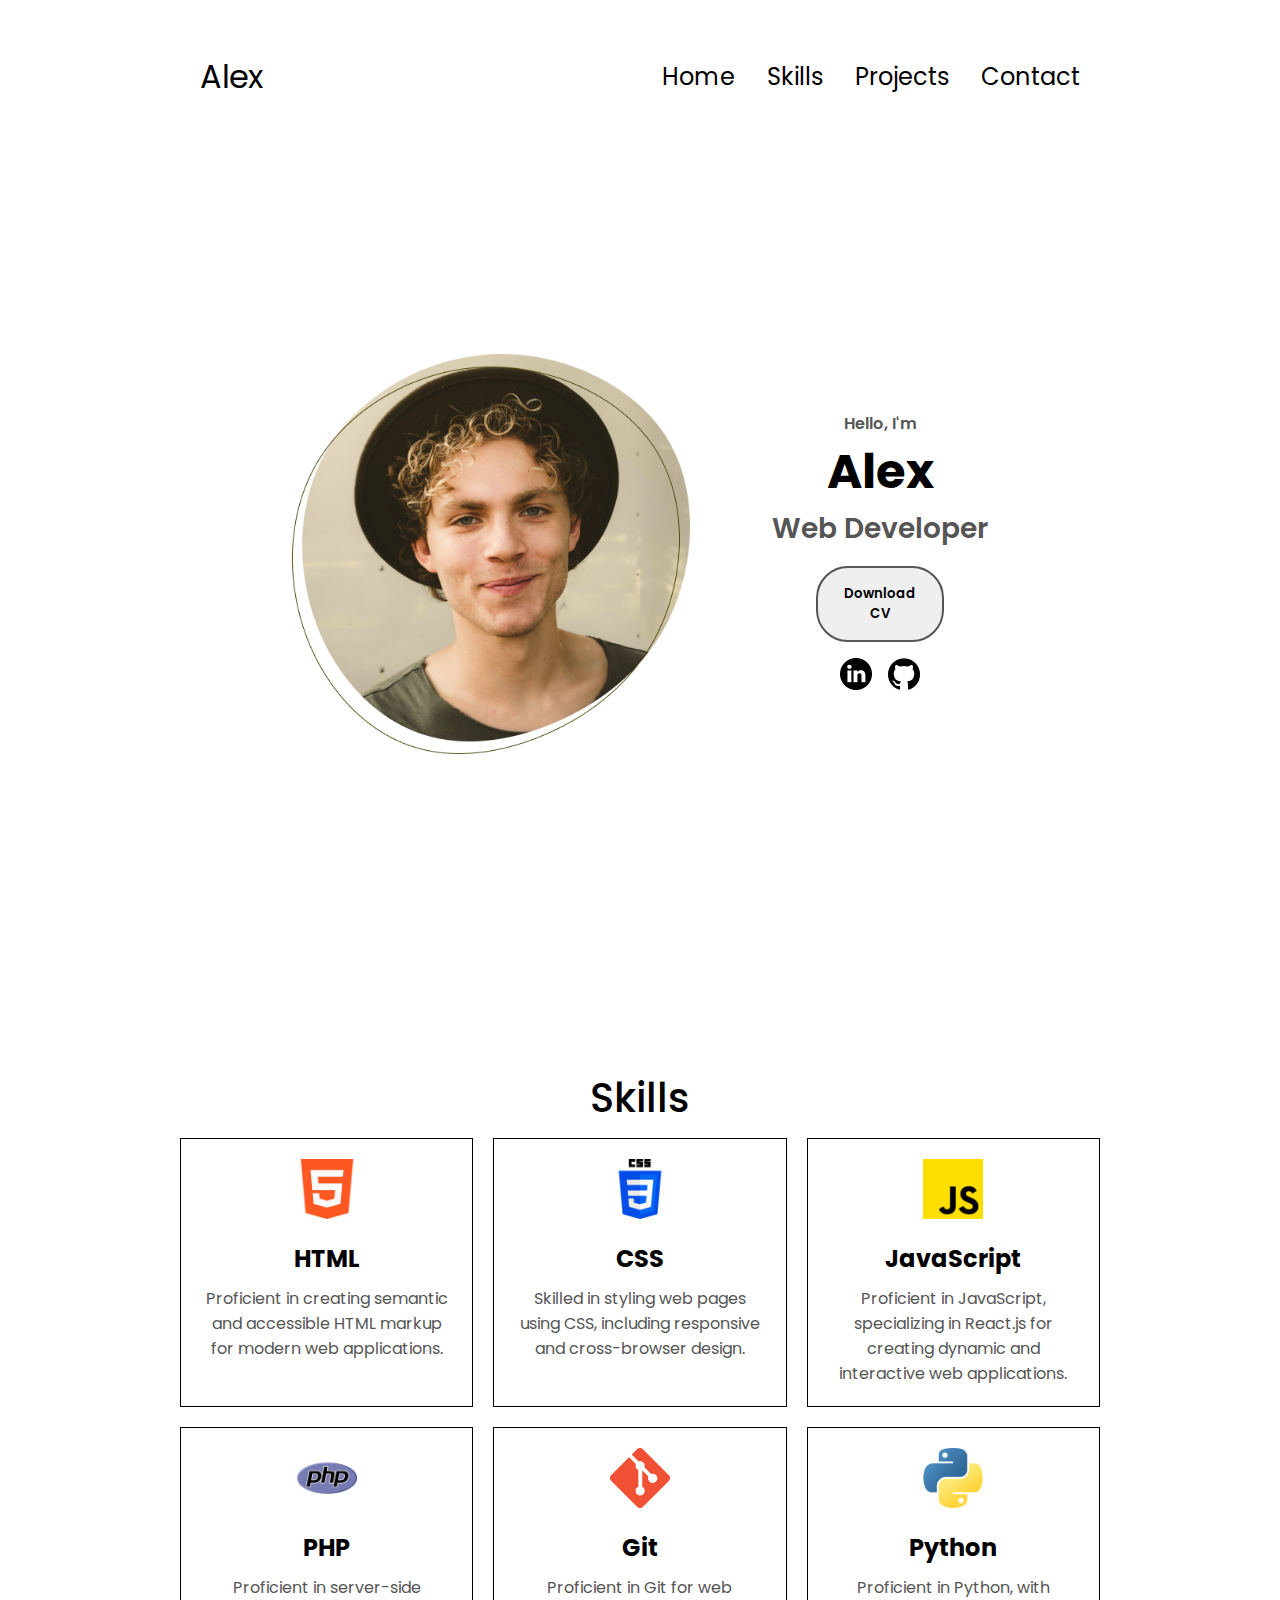
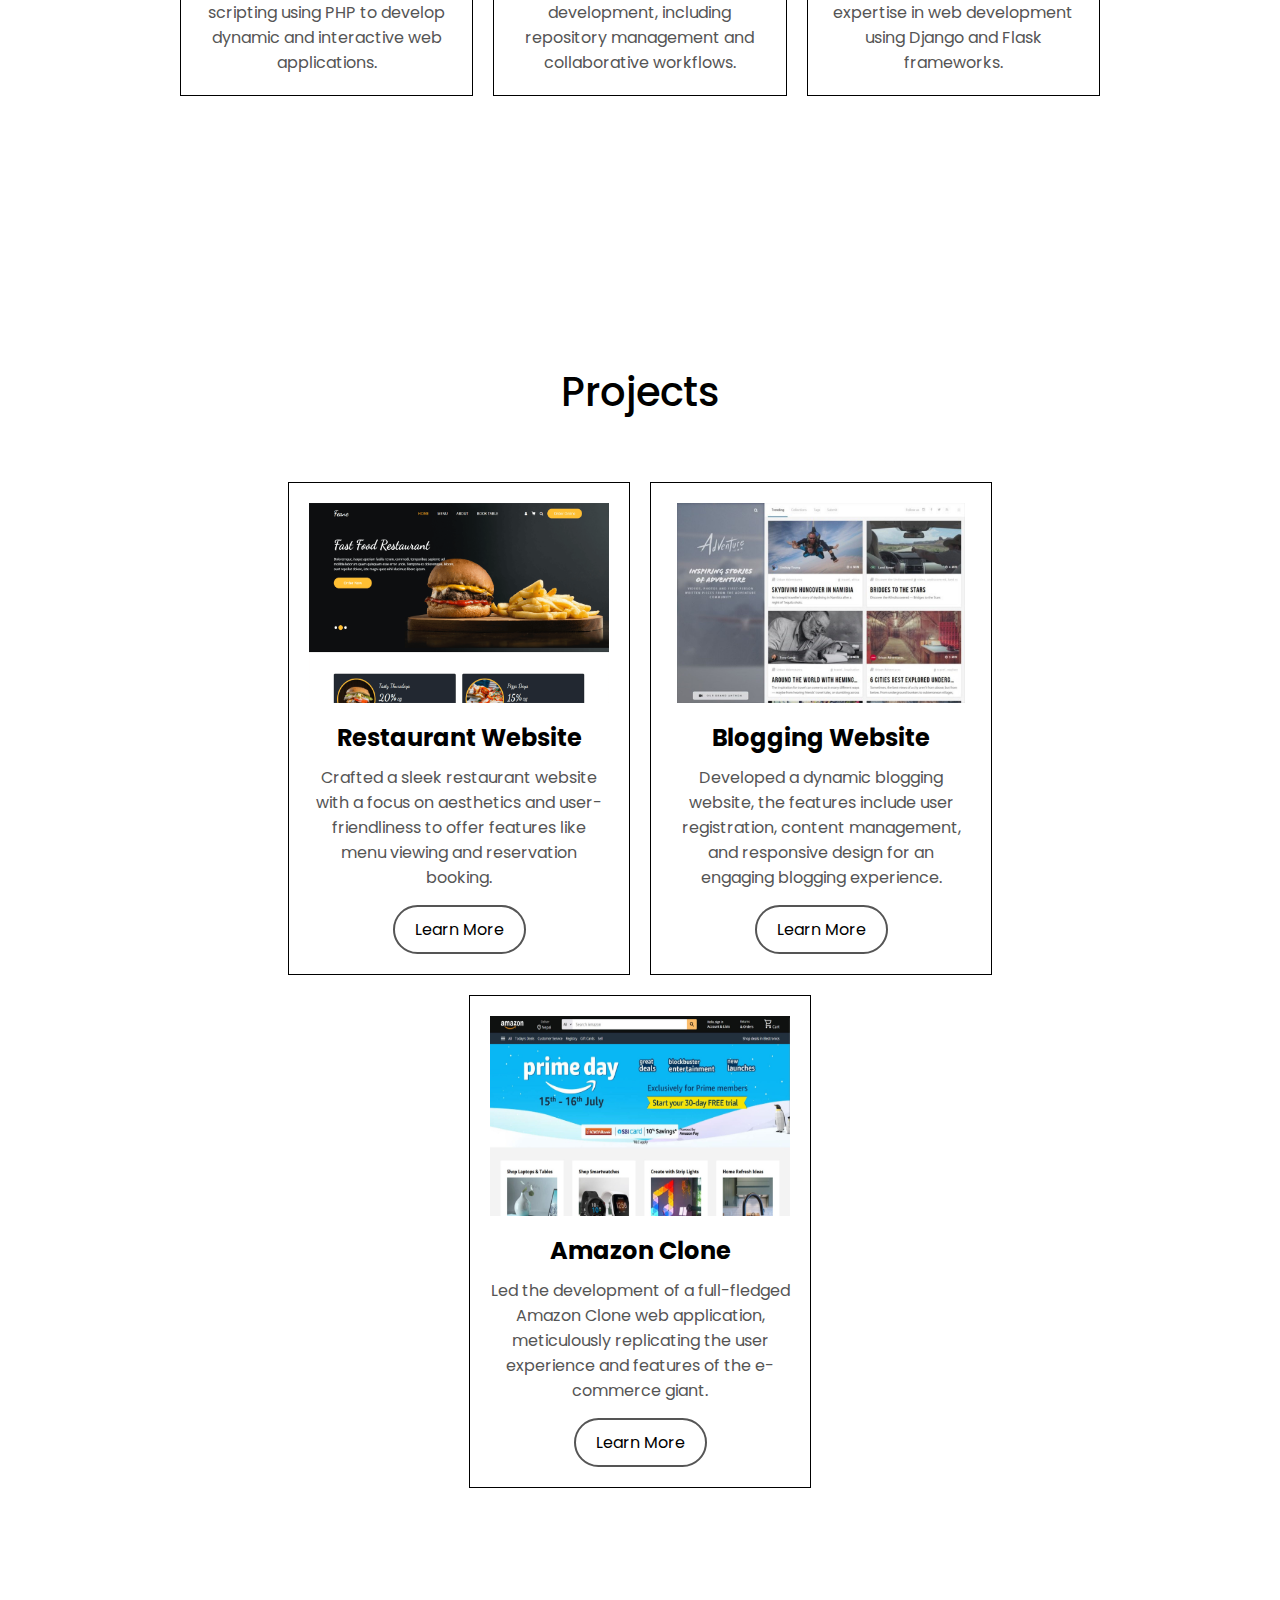
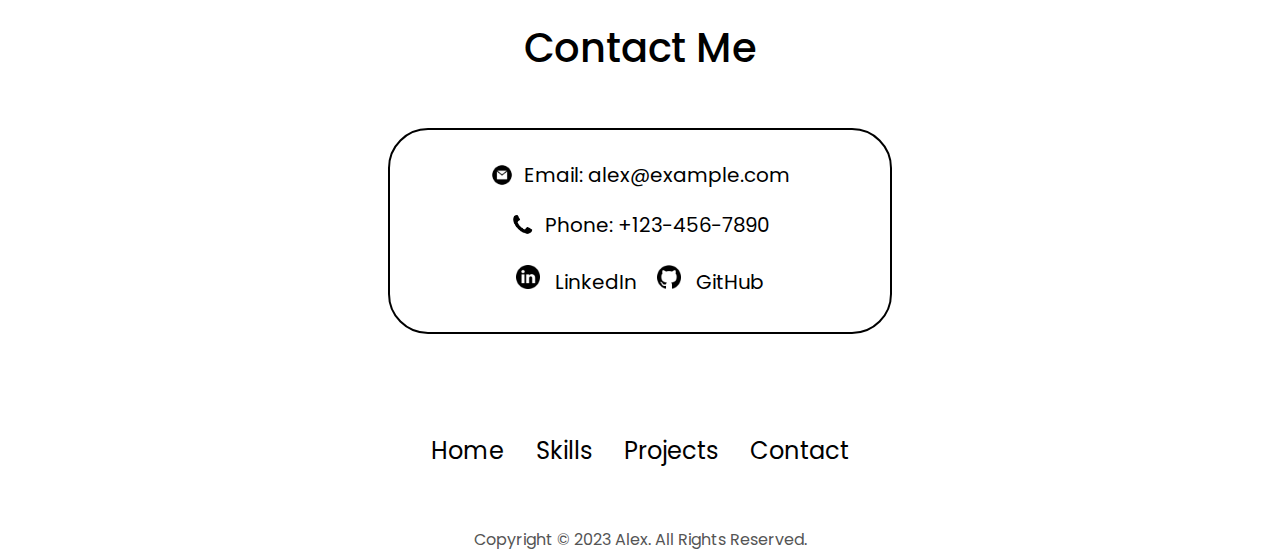
<file: index.html>
<!DOCTYPE html>
<html lang="en">
<head>
    <meta charset="UTF-8">
    <meta name="viewport" content="width=device-width, initial-scale=1.0">
    <title>Personal Portfolio - Alex</title>
    <link rel="stylesheet" type="text/css" href="Personal_portfoilo.css"/>
</head>
<body>  
  <nav id="desktop-nav">
    <div class="logo">Alex</div>
    <div>
      <ul class="nav-links">
        <li><a href="#home">Home</a></li>
        <li><a href="#skills">Skills</a></li>
        <li><a href="#projects">Projects</a></li>
        <li><a href="#contact">Contact</a></li>
      </ul>
    </div>
  </nav>
  
  <section id="home">
    <div class="profile_pic">
      <img src="images/profile_pic.png" alt="Alex profile picture" />
    </div>
    <div class="section_text">
      <p class="section_p1">Hello, I'm</p>
      <h1 class="title">Alex</h1>
      <p class="section_p2">Web Developer</p>
      <div class="btn-container">
        <button class="btn btn2">Download CV</button>
      </div>
      <div id="socials-container">
        <a href="https://www.linkedin.com/in/alex" target="_blank"><img src="images/linkedin.png" alt="LinkedIn Icon" class="icon"/></a>
        <a href="https://github.com/alex" target="_blank"><img src="images/github.png" alt="GitHub Icon" class="icon"/></a>
      </div>
    </div>
  </section>

  <section id="skills">
    <div class="container">
        <h2 class="skills_heading">Skills</h2>
        <div class="skills-gallery">
            <div class="skill">
                <div class="icon">
                    <img src="images/html.png" alt="HTML Icon">
                </div>
                <div class="description">
                    <h3>HTML</h3>
                    <p>Proficient in creating semantic and accessible HTML markup for modern web applications.</p>
                </div>
            </div>
            
            <div class="skill">
                <div class="icon">
                    <img src="images/css.png" alt="CSS Icon">
                </div>
                <div class="description">
                    <h3>CSS</h3>
                    <p>Skilled in styling web pages using CSS, including responsive and cross-browser design.</p>
                </div>
            </div>
            
            <div class="skill">
                <div class="icon">
                    <img src="images/js.png" alt="JavaScript Icon">
                </div>
                <div class="description">
                    <h3>JavaScript</h3>
                    <p>Proficient in JavaScript, specializing in React.js for creating dynamic and interactive web applications.</p>
                </div>
            </div>
            
            <div class="skill">
              <div class="icon">
                  <img src="images/php.png" alt="PHP Icon">
              </div>
              <div class="description">
                  <h3>PHP</h3>
                  <p>Proficient in server-side scripting using PHP to develop dynamic and interactive web applications.</p>
              </div>
          </div>
          

          <div class="skill">
            <div class="icon">
                <img src="images/Git.png" alt="Git Icon">
            </div>
            <div class="description">
                <h3>Git</h3>
                <p>Proficient in Git for web development, including repository management and collaborative workflows.</p>
            </div>
        </div>
        
        <div class="skill">
          <div class="icon">
              <img src="images/python.png" alt="Python Icon">
          </div>
          <div class="description">
              <h3>Python</h3>
              <p>Proficient in Python, with expertise in web development using Django and Flask frameworks.</p>
          </div>
      </div>
        </div>
    </div>
</section>

<section id="projects">
  <div class="container">
      <h2 class="projects_heading">Projects</h2>
      <div class="projects-container">
          <div class="project">
              <img src="images/resturant.png" alt="Project 1">
              <h3>Restaurant Website</h3>
              <p>Crafted a sleek restaurant website with a focus on aesthetics and user-friendliness to offer features like menu viewing and reservation booking.</p>
              <a href="restaurant.html" target="_blank">Learn More</a>
          </div>

          <div class="project">
              <img src="images/blog.jpg" alt="Project 2">
              <h3>Blogging Website</h3>
              <p>Developed a dynamic blogging website, the features include user registration, content management, and responsive design for an engaging blogging experience.</p>
              <a href="blogging.html" target="_blank">Learn More</a>
          </div>

          <div class="project">
              <img src="images/amzclone.jpg" alt="Project 3">
              <h3>Amazon  Clone</h3>
              <p>Led the development of a full-fledged Amazon Clone web application, meticulously replicating the user experience and features of the e-commerce giant.</p>
              <a href="amzclone.html" target="_blank">Learn More</a>
          </div>

      </div>
  </div>
</section>

<section id="contact">
  <div class="container">
    <h2 class="contact_heading">Contact Me</h2>
      <div class="contact-box">
          <div class="contact-item">
              <img src="images/email.png" alt="Email Icon">
              <p>Email: <a href="mailto:alex@example.com">alex@example.com</a></p>
          </div>
          <div class="contact-item">
              <img src="images/phone.png" alt="Phone Icon">
              <p>Phone: +123-456-7890</p>
          </div>
          <div class="contact-item">
              <div class="social-link">
                  <a href="https://www.linkedin.com/in/alex" target="_blank"><img src="images/linkedin.png" alt="LinkedIn Icon"> LinkedIn</a>
              </div>
              <div class="social-link">
                  <a href="https://github.com/alex" target="_blank"><img src="images/github.png" alt="GitHub Icon"> GitHub</a>
              </div>
          </div>
      </div>
  </div>
</section>

<footer>
  <nav>
    <div class="navbar">
      <ul class="nav-links">
        <li><a href="#home">Home</a></li>
        <li><a href="#skills">Skills</a></li>
        <li><a href="#projects">Projects</a></li>
        <li><a href="#contact">Contact</a></li>
      </ul>
    </div>
  </nav>
  <p>Copyright &#169; 2023 Alex. All Rights Reserved.</p>
</footer>

</body>
</html>
</file>
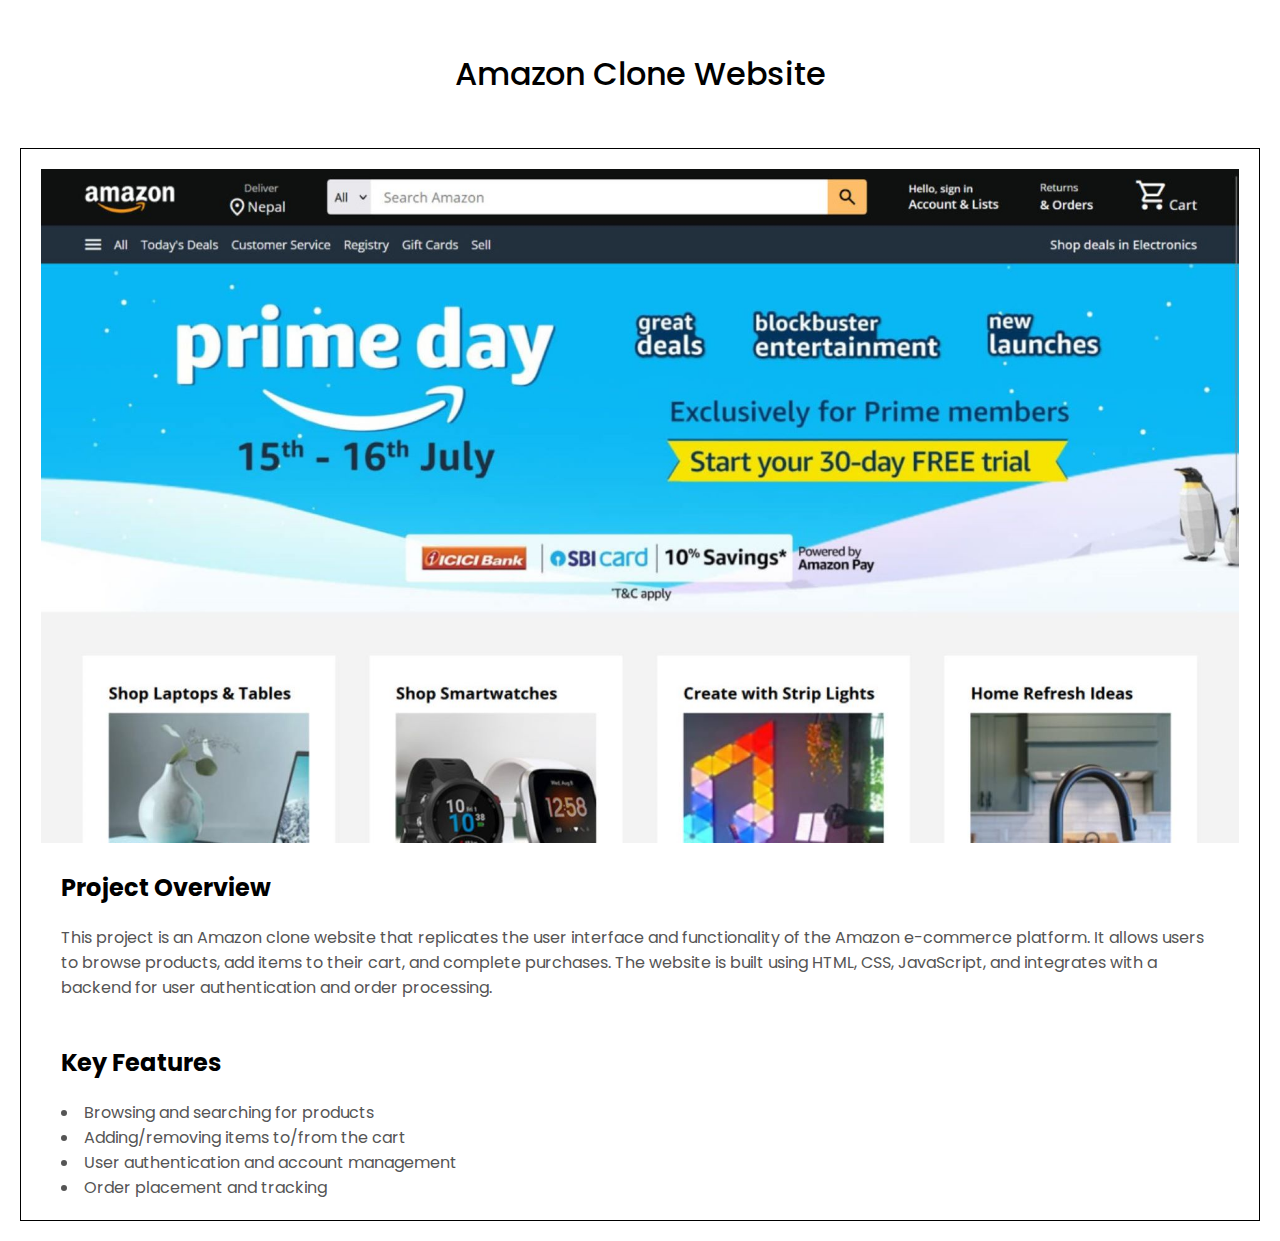
<file: amzclone.html>
<!DOCTYPE html>
<html lang="en">
<head>
    <meta charset="UTF-8">
    <meta name="viewport" content="width=device-width, initial-scale=1.0">
    <title>Amazon Clone Website</title>
    <link rel="stylesheet" href="project.css">
</head>
<body>
    <header>
        <h1>Amazon Clone Website</h1>
    </header>

    <section class="project-details">
        <div class="proj-img">
            <img src="images/amzclone.jpg" alt="Amazon Clone Image">
        </div>
        <div class="content">
            <h2>Project Overview</h2>
            <p>
                This project is an Amazon clone website that replicates the user interface and functionality of the Amazon e-commerce platform.
                It allows users to browse products, add items to their cart, and complete purchases.
                The website is built using HTML, CSS, JavaScript, and integrates with a backend for user authentication and order processing.
            </p><br>
            <h2>Key Features</h2>
            <ul>
                <li>Browsing and searching for products</li>
                <li>Adding/removing items to/from the cart</li>
                <li>User authentication and account management</li>
                <li>Order placement and tracking</li>
            </ul>   
        </div>
    </section>
</body>
</html>
</file>
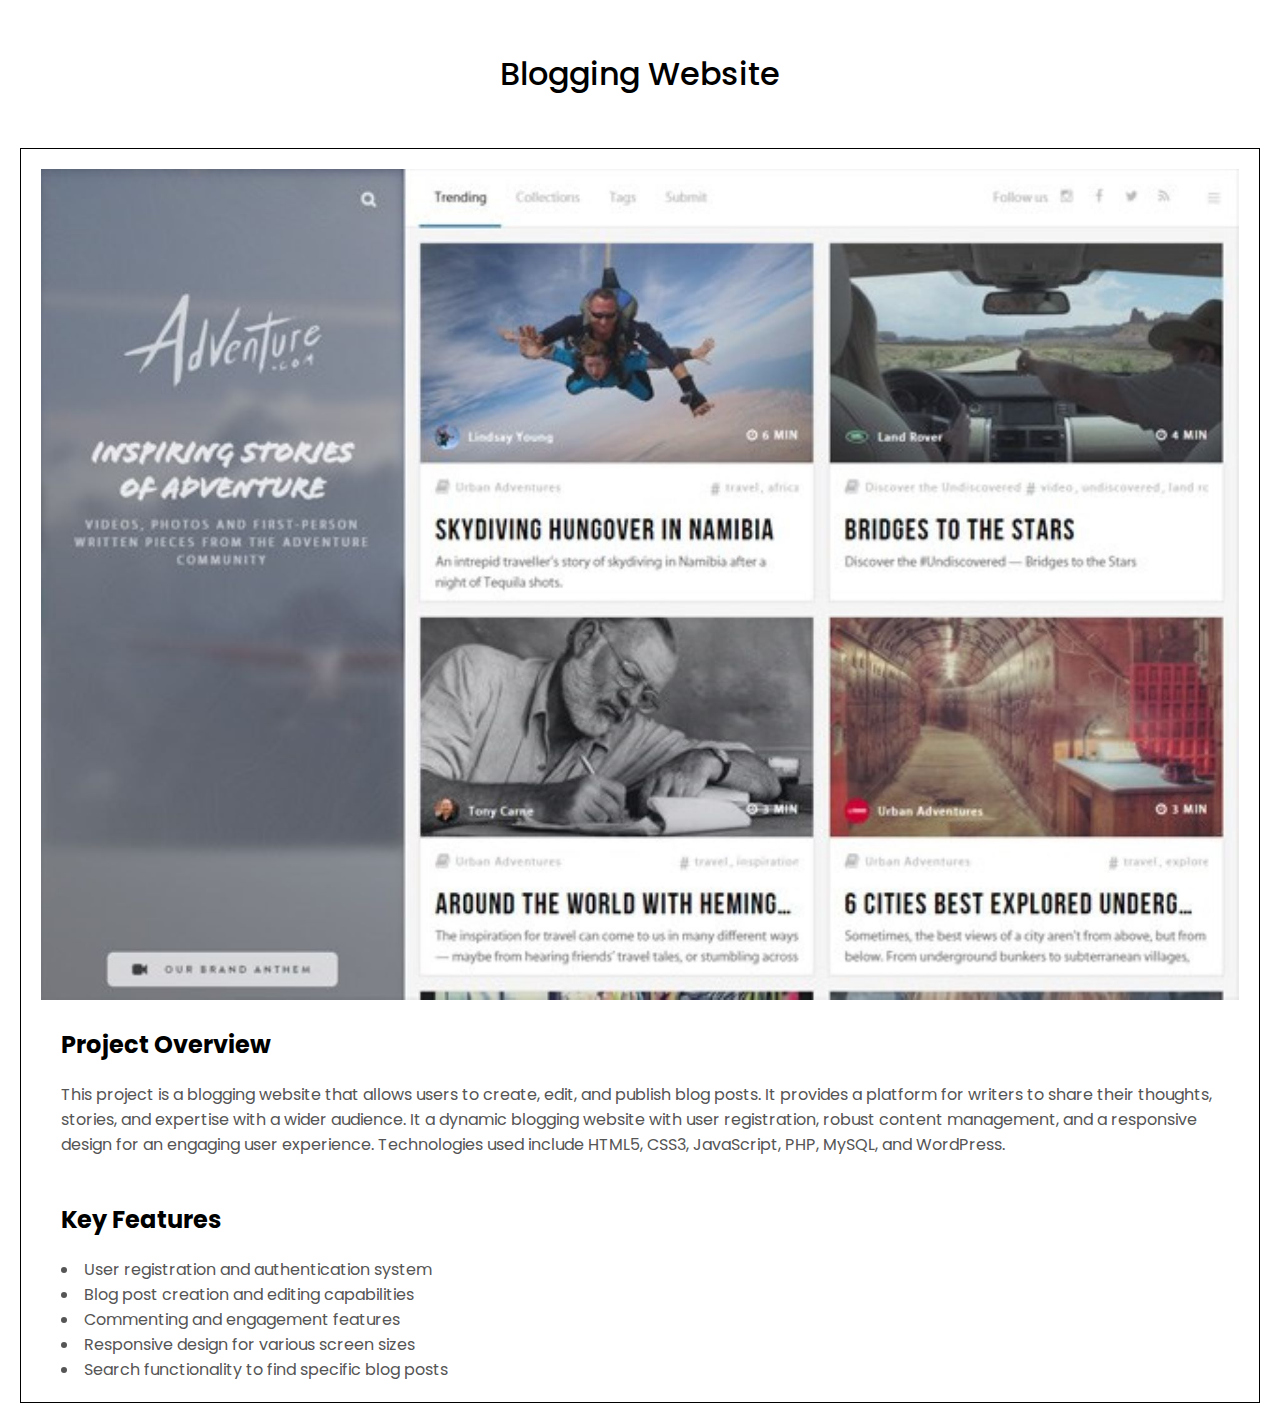
<file: blogging.html>
<!DOCTYPE html>
<html lang="en">
<head>
    <meta charset="UTF-8">
    <meta name="viewport" content="width=device-width, initial-scale=1.0">
    <title>Alex-Blogging Website</title>
    <link rel="stylesheet" href="project.css">
</head>
<body>
    <header>
        <h1>Blogging Website</h1>
    </header>

    <section class="project-details">
        <div class="proj-img">
            <img src="images/blog.jpg" alt="Project 1">
        </div>
        <div class="content">
            <h2>Project Overview</h2>
            <p>
                This project is a blogging website that allows users to create, edit, and publish blog posts.
                It provides a platform for writers to share their thoughts, stories, and expertise with a wider audience.
                It a dynamic blogging website with user registration, robust content management, and a responsive design for an engaging user experience.
                Technologies used include HTML5, CSS3, JavaScript, PHP, MySQL, and WordPress.
            </p><br>
            <h2>Key Features</h2>
            <ul>
                <li>User registration and authentication system</li>
                <li>Blog post creation and editing capabilities</li>
                <li>Commenting and engagement features</li>
                <li>Responsive design for various screen sizes</li>
                <li>Search functionality to find specific blog posts</li>
            </ul>   
        </div>
        </section>
</body>
</html>
</file>
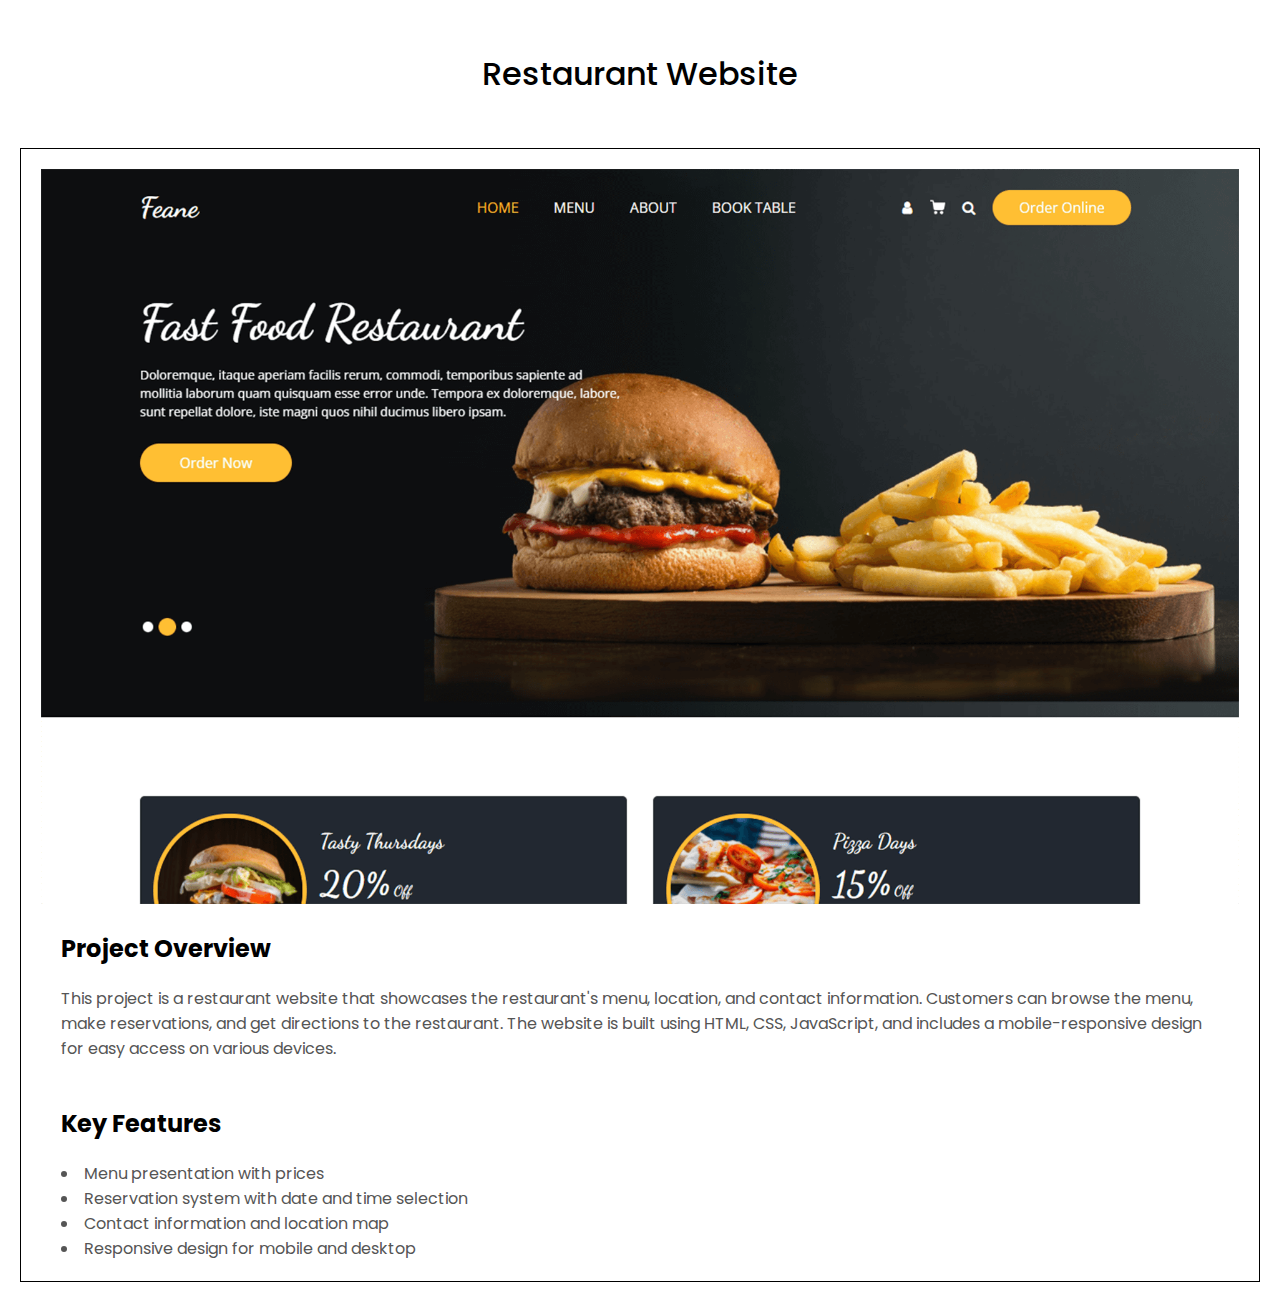
<file: restaurant.html>
<!DOCTYPE html>
<html lang="en">
<head>
    <meta charset="UTF-8">
    <meta name="viewport" content="width=device-width, initial-scale=1.0">
    <title>Restaurant Website</title>
    <link rel="stylesheet" href="project.css">
</head>
<body>
    <header>
        <h1>Restaurant Website</h1>
    </header>

    <section class="project-details">
        <div class="proj-img">
            <img src="images/resturant.png" alt="Restaurant Image">
        </div>
        <div class="content">
            <h2>Project Overview</h2>
            <p>
                This project is a restaurant website that showcases the restaurant's menu, location, and contact information.
                Customers can browse the menu, make reservations, and get directions to the restaurant.
                The website is built using HTML, CSS, JavaScript, and includes a mobile-responsive design for easy access on various devices.
            </p><br>
            <h2>Key Features</h2>
            <ul>
                <li>Menu presentation with prices</li>
                <li>Reservation system with date and time selection</li>
                <li>Contact information and location map</li>
                <li>Responsive design for mobile and desktop</li>
            </ul>   
        </div>
    </section>
</body>
</html>
</file>
<file: Personal_portfoilo.css>
@import url("https://fonts.googleapis.com/css2?family=Poppins:wght@300;400;500;600&display=swap");

* {
  margin: 0;
  padding: 0;
  font-family: "Poppins", sans-serif;
}

html {
  scroll-behavior: smooth;
}

p {
  color: rgb(85, 85, 85);
}

nav,.nav-links {
  display: flex;
}

nav {
  justify-content: space-around;
  align-items: center;
  height: 17vh;
}

.nav-links {
  gap: 32px;
  list-style: none;
  font-size: 24px;
}

a {
  color: black;
  text-decoration: none;
  text-decoration-color: white;
}

a:hover {
  color: grey;
  text-decoration: underline;
  text-underline-offset: 16px;
  text-decoration-color: rgb(181, 181, 181);
}

.logo {
  font-size: 32px;
}


section {
    padding-top: 4vh;
    height: 96vh;
    margin: 0 160px;
    box-sizing: border-box;
    min-height: fit-content;
  }


#home, #skills, #projects {
    margin-bottom: 40px;
}

#home {
    display: flex;
    justify-content: center;
    gap: 80px;
    height: 80vh;
  }
  
  .profile_pic {
    display: flex;
    height: 400px;
    width: 400px;
    margin: auto 0;
  }
  
  .section_text {
    align-self: center;
    text-align: center;
  }
  
  .section_text p {
    font-weight: 600;
  }
  
  .section_p1 {
    text-align: center;
  }
  
  .section_p2 {
    font-size: 28px;
    margin-bottom: 16px;
  }
  
  .title {
    font-size: 48px;
    text-align: center;
  }
  
  #socials-container {
    display: flex;
    justify-content: center;
    margin-top: 16px;
    gap: 16px;
  }
  
  .icon {
    cursor: pointer;
    height: 32px;
  }
  
  
  .btn-container {
    display: flex;
    justify-content: center;
  }
  
  .btn {
    font-weight: 600;
    padding: 16px;
    width: 128px;
    border-radius: 32px;
    border-color: rgb(85, 85, 85);
    border-style: solid;
    border-width: 2px;
  }

  .btn:hover {
    cursor: pointer;
    background: rgb(85, 85, 85);
    color: white;
  }
  
#skills {
    padding: 40px 0;
   
}

.skills_heading{
    font-weight: 500;
    font-size: 40px;
    margin: 10px 0;
    text-align: center;

}
.container {
    margin: 0 auto;
    padding: 0 20px;  
}

.skills-gallery {
    display: grid;
    grid-template-columns: repeat(3, 1fr); 
    gap: 20px; 
}

.skill {
    border-width: 1px;
    border-style: solid;
    padding: 20px;
    text-align: center;
}

.icon img {
    width: 60px;
    height: 60px;
    margin-top: 0;
    margin-left: auto;
    margin-right: auto;
    margin-bottom: 10px;
}

.description h3 {
    font-size: 24px;
    margin-top: 50px;
    margin-bottom: 10px;
}

.description p {
    font-size: 16px;
}


#projects {
    padding: 40px 0;
   
}

.projects_heading{
    font-weight: 500;
    font-size: 40px;
    margin-bottom: 50px;
    text-align: center;
}
.projects-container {
    display: flex;
    justify-content: center;
    flex-wrap: wrap;
}

.project {
    border-width: 1px;
    border-style: solid;
    padding: 20px;
    margin: 10px; 
    text-align: center;
    max-width: 300px; 
}

.project img {
    max-width: 100%;
    height: 200px;
    margin-bottom: 10px;
}

.project h3 {
    font-size: 24px;
    margin-bottom: 10px;
}

.project p {
    font-size: 16px;
    color: #555;
    margin-bottom: 15px;
}

.project a {
    display: inline-block;
    text-decoration: none;
    padding: 10px 20px;
    border-radius: 32px;
    border-color: rgb(85, 85, 85);
    border-style: solid;
    border-width: 2px;
}

.project a:hover {
    background: rgb(85, 85, 85);
    color: white;
}


#contact {
    padding: 40px 0;
    text-align: center;
    height: 70vh;
}

.contact_heading{
    font-weight: 500;
    font-size: 40px;
    margin-bottom: 50px;
    text-align: center;
}

.contact-box {
    max-width: 400px;
    margin: 0 auto;
    display: flex;
    flex-direction: column;
    align-items: center;
    border-style: solid;
    border-width: 2px;
    border-radius: 40px;
    padding: 20px 50px;
}

.contact-item {
    display: flex;
    align-items: center;
    margin: 10px 0;
}

.contact-item img {
    width: 24px;
    height: 24px;
    margin-right: 10px;
}

.contact-item p {
    font-size: 20px;
    color: black;
    margin: 0;
}

.social-link {
    display: flex;
    align-items: center;
    margin: 5px 10px;
}

.social-link img {
    width: 24px;
    height: 24px;
    margin-right: 10px;
}

.social-link a {
    font-size: 20px;
    text-decoration: none;
}

.social-link a:hover {
    text-decoration: underline;
}

footer {
  height: 20vh;
  margin: 0 16px;
}

footer p {
    text-align: center;
  }


@media screen and (max-width: 1400px) {
  #home {
    height: 85vh;
    margin-bottom: 100px;
  }

  #contact, #projects {
    height: fit-content;
  }

  .navbar {
    text-align: center;
  }
}

@media screen and (max-width: 1200px) {


  #home{
    display: block;
  }
  section {
    height: fit-content;
    margin: 0 5%;
  }

  .profile_pic {
    width: 275px;
    height: 275px;
    margin: 0 auto 32px;
  }

  footer{
    height: 30vh;
  }
}

@media screen and (max-width: 600px) {
  
  #home {
    margin-bottom: 0;
  }
  footer nav {
    height: fit-content;
    margin-bottom: 10px;
  }
  .project img {
    height: 150px;
  }
  .social-link a{
    font-size: 16px ;
  }
  .contact-item p, .nav-links li a {
    font-size: 16px;
  }
  .skills-gallery {
    font-size: 20px;
  }
  .logo {
    font-size: 24px;
  }
  .nav-links {
    gap: 8px;
    text-align: center;
  }
  .profile_pic {
    width: auto;
    height: 46vw;
    justify-content: center;
  }
  .section_p2 {
    font-size: 20px;
  }
  .title {
    font-size: 32px;
  }
  .skills-gallery {
    display: grid;
    grid-template-columns: repeat(2, 1fr); 
  }
  .skill {
    padding: 0;
   }
   .contact-box {
    padding: 10px 10px;
  } 

}
</file>
<file: project.css>
@import url("https://fonts.googleapis.com/css2?family=Poppins:wght@300;400;500;600&display=swap");

* {
  margin: 0;
  padding: 0;
  font-family: "Poppins", sans-serif;
 
}

p {
  color: rgb(85, 85, 85);
}

section {
    margin: 20px 20px;
    border-width: 1px;
    border-style:solid;
    padding: 20px 20px;
    display: flex;
}

img{
    max-width: 100%;
}
header {
    margin: 30px 0;
    text-align: center;
    padding: 20px 0;
}

header h1 {
    font-size: 32px;
    font-weight: 500;
}

.content{
    padding: 0 20px;
}

h2{
    margin: 20px 0;
}
ul{
    list-style:inside;
    color: rgb(85, 85, 85);
}

@media screen and (max-width: 1400px) {
    section{
        flex-direction: column;
    }
}
  
@media screen and (max-width: 600px) {
    section{
        flex-direction: column;
    }
}
@media screen and (max-width: 1200px) {
    section{
        flex-direction: column;
    }
}
  
@media screen and (max-width: 600px) {
    section{
        flex-direction: column;
    }
    img{
        width: 300px;
    }
}
</file>
